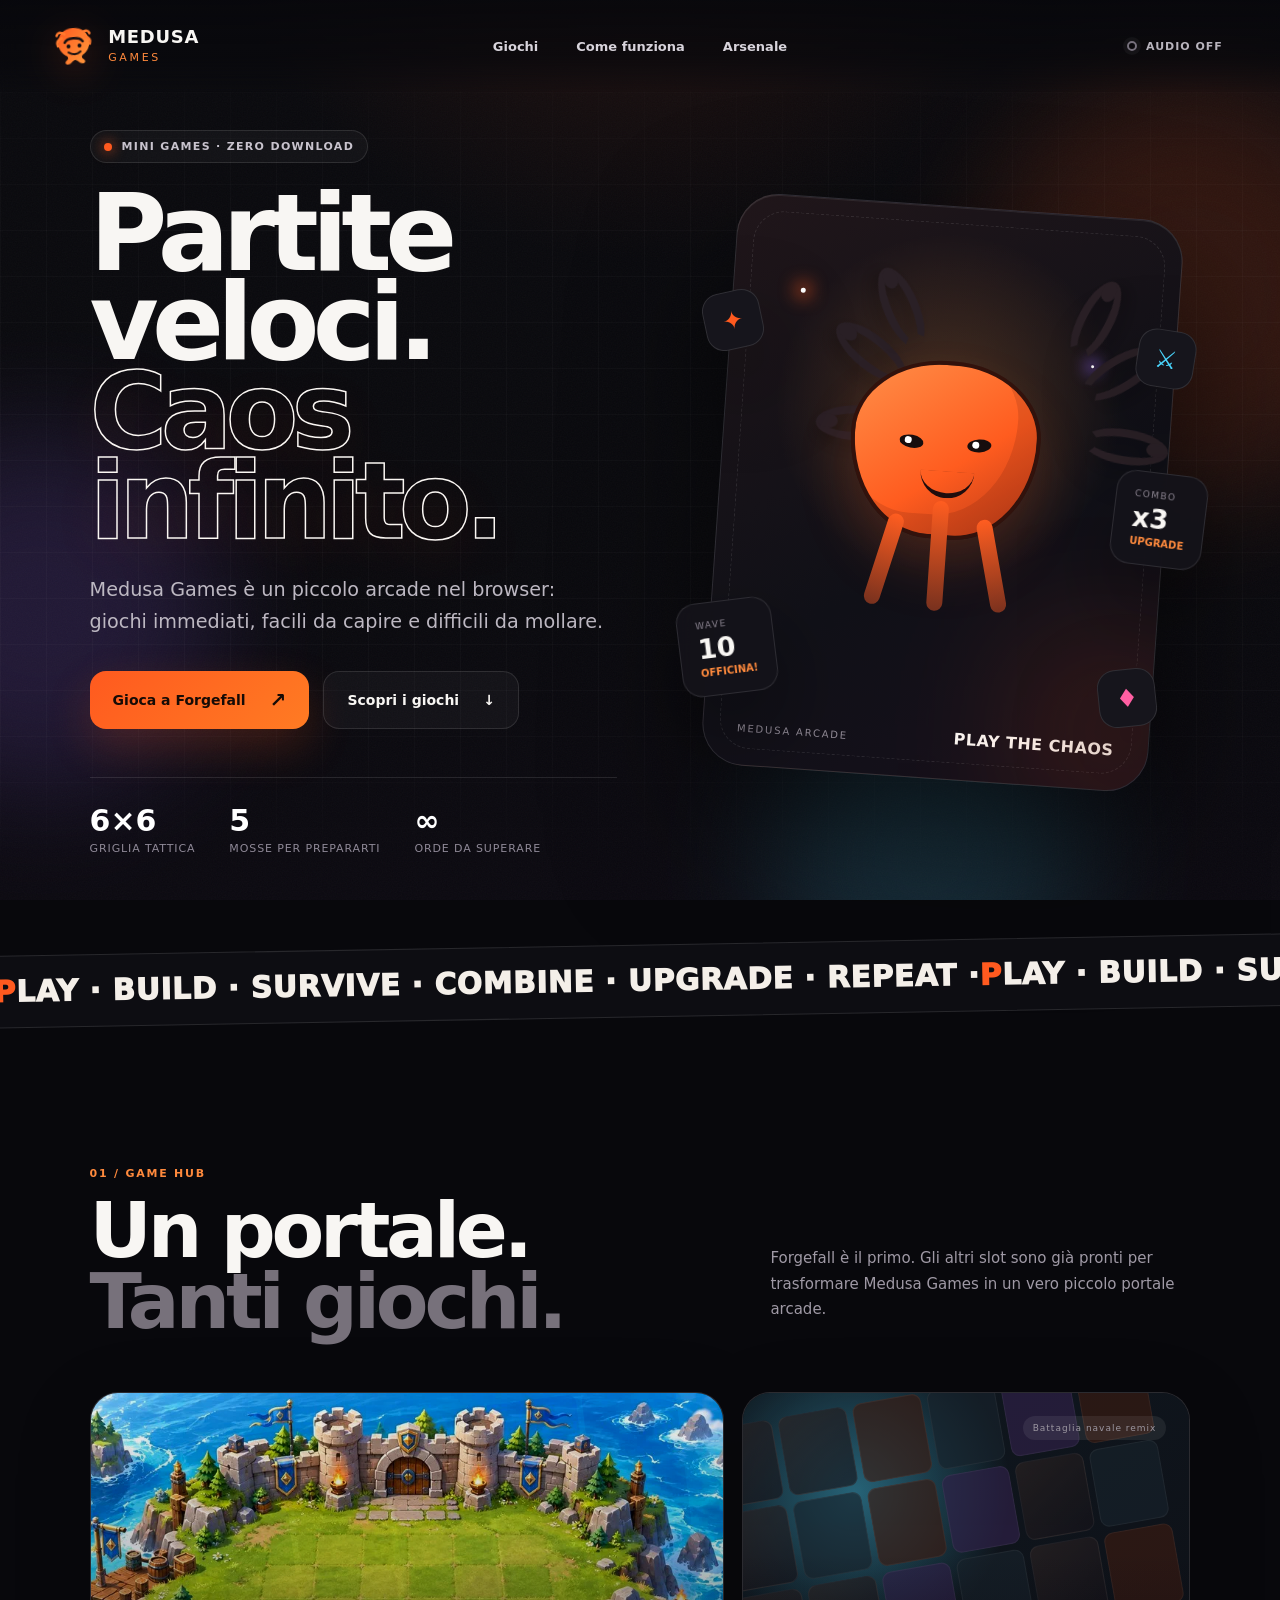
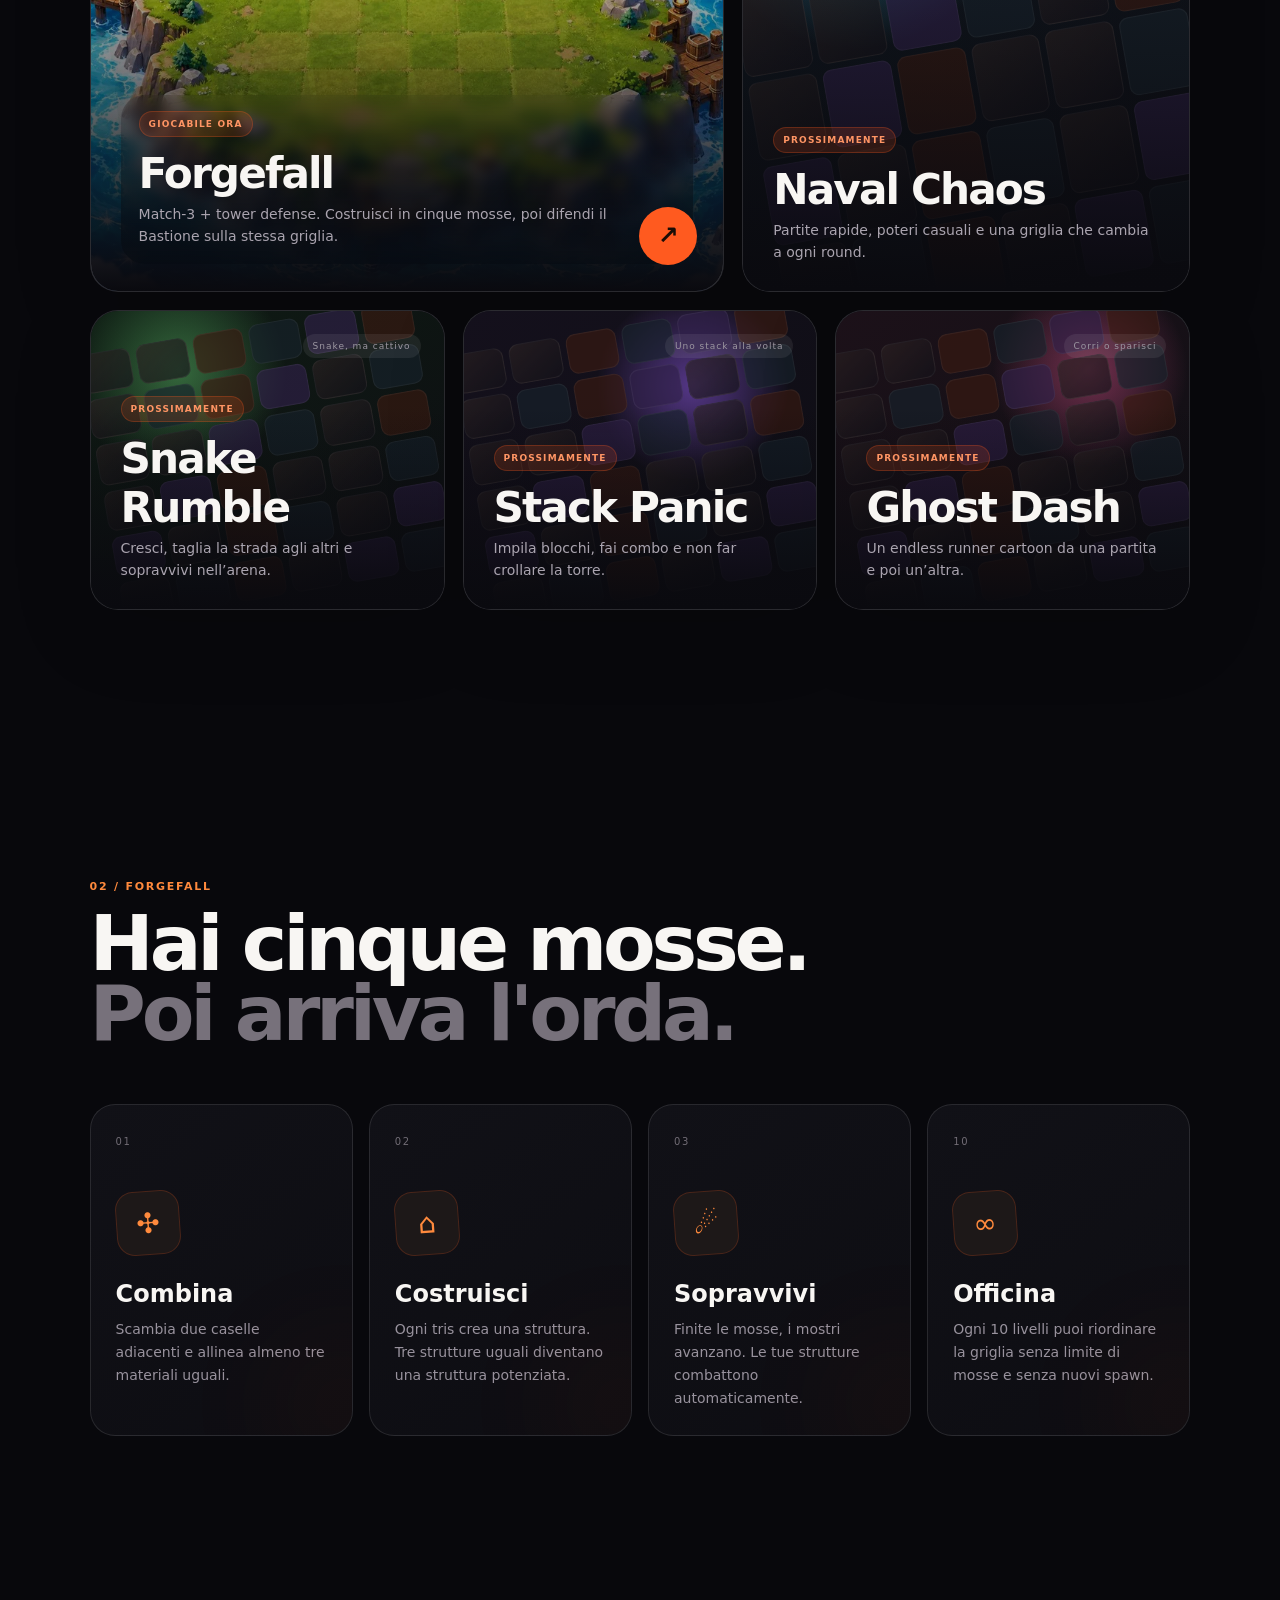
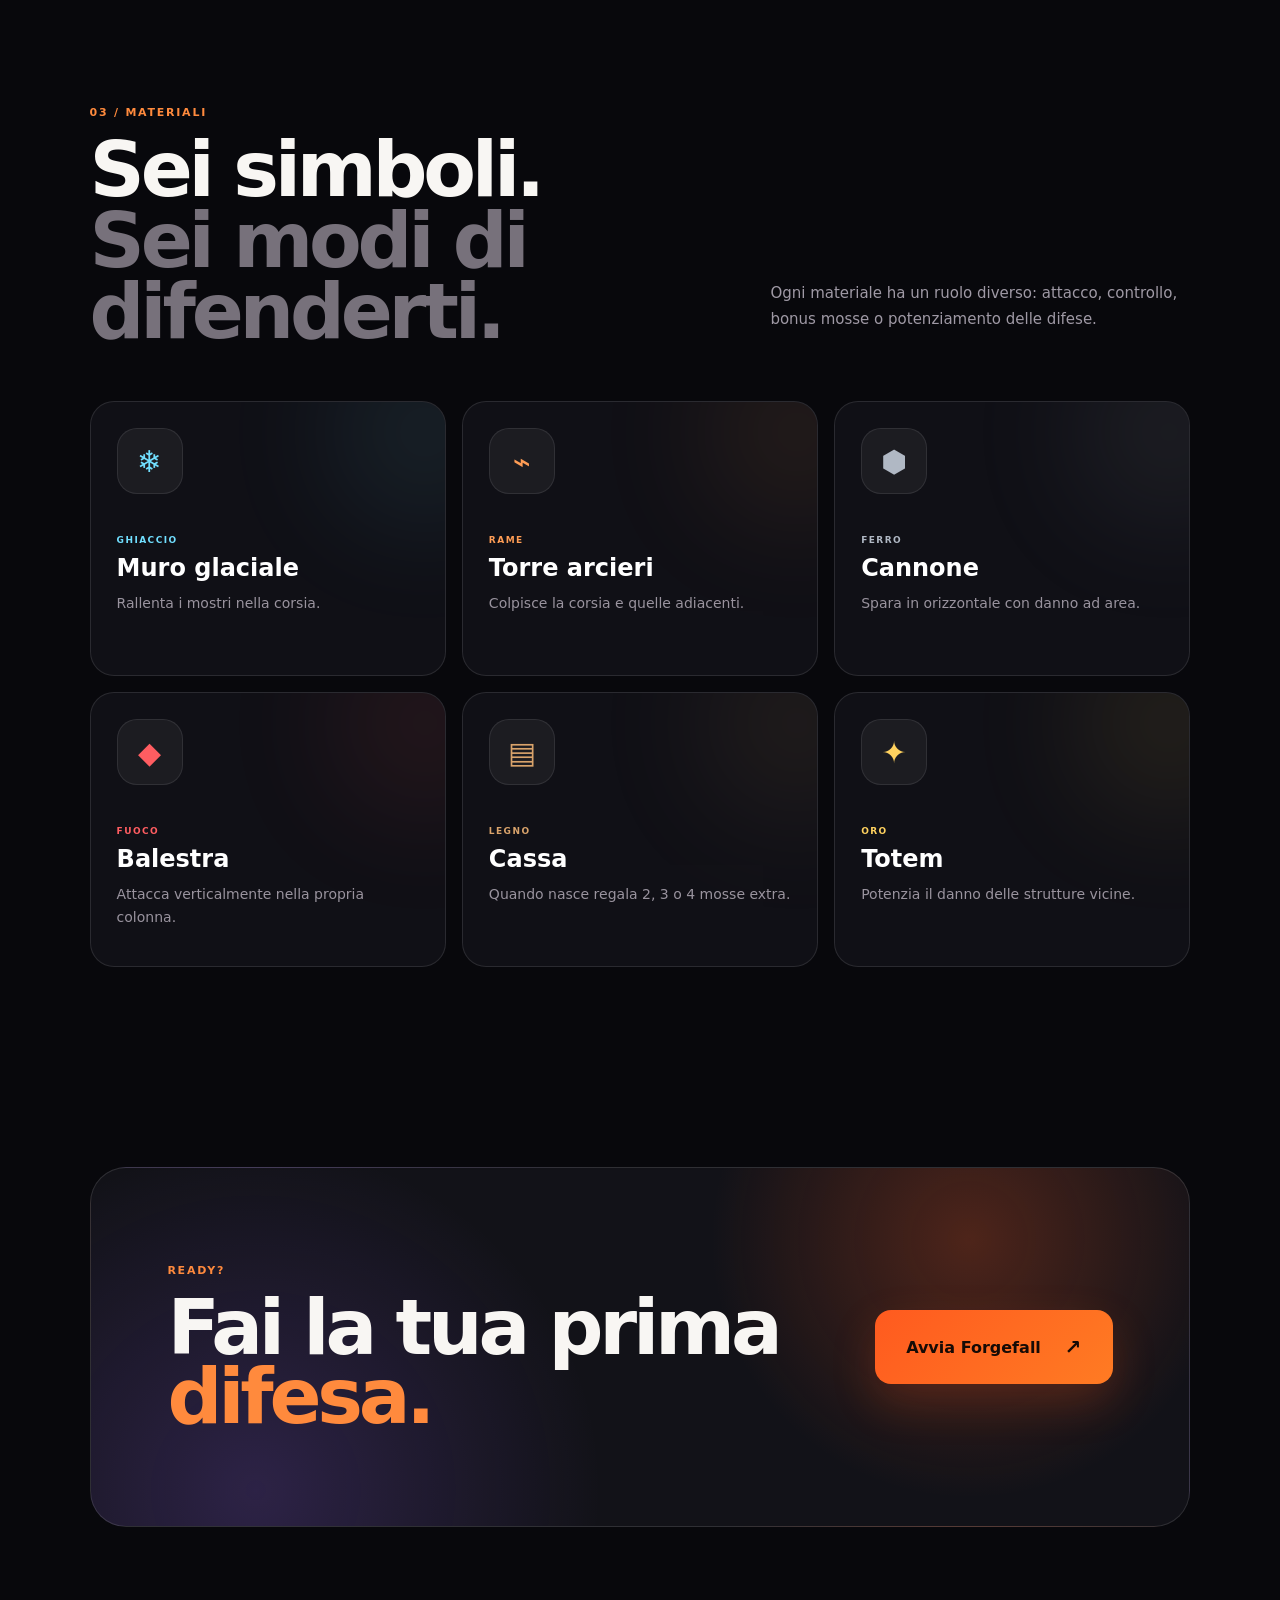
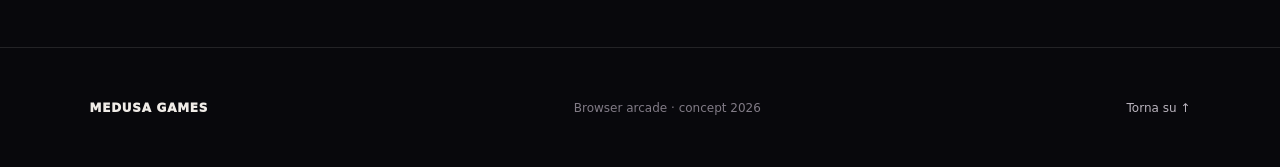
<file: index.html>
<!doctype html>
<html lang="it">
<head>
  <meta charset="utf-8">
  <meta name="viewport" content="width=device-width, initial-scale=1, viewport-fit=cover">
  <meta name="theme-color" content="#09090d">
  <meta name="description" content="Medusa Games: mini giochi browser veloci, colorati e immediati. Gioca a Forgefall, costruisci difese in 5 mosse e sopravvivi all'orda.">
  <title>Medusa Games — Play the chaos</title>
  <link rel="icon" type="image/svg+xml" href="medusa-logo.svg">
  <link rel="stylesheet" href="style.css">
  <script defer src="games.js"></script>
  <script defer src="app.js"></script>
  <script defer src="forgefall.js"></script>
</head>
<body>
  <a class="skip-link" href="#games">Vai ai giochi</a>

  <div class="ambient-bg" aria-hidden="true">
    <span class="blob blob-a"></span>
    <span class="blob blob-b"></span>
    <span class="blob blob-c"></span>
    <span class="noise"></span>
    <span class="grid-glow"></span>
  </div>

  <header class="site-header">
    <a href="#top" class="brand" aria-label="Medusa Games, torna all'inizio">
      <span class="brand-mark" aria-hidden="true">
        <svg viewBox="0 0 92 92" role="img">
          <defs>
            <linearGradient id="g" x1="0" y1="0" x2="1" y2="1">
              <stop offset="0" stop-color="#ff5a1f"/>
              <stop offset="1" stop-color="#ff9b3d"/>
            </linearGradient>
          </defs>
          <path d="M46 10c18 0 31 12 31 29 0 12-6 21-15 26-3 2-3 6 0 8 6 4 4 9-1 9-7 0-10-8-15-8s-8 8-15 8c-5 0-7-5-1-9 3-2 3-6 0-8-9-5-15-14-15-26 0-17 13-29 31-29Z" fill="url(#g)"/>
          <path d="M28 38c5-10 31-10 36 0" fill="none" stroke="#160f12" stroke-width="5" stroke-linecap="round"/>
          <circle cx="35" cy="46" r="4" fill="#160f12"/>
          <circle cx="57" cy="46" r="4" fill="#160f12"/>
          <path d="M34 58c7 6 17 6 24 0" fill="none" stroke="#160f12" stroke-width="4" stroke-linecap="round"/>
          <path d="M23 29c-9 2-12 8-9 15M69 29c9 2 12 8 9 15M29 21c-8-6-14-4-16 2M63 21c8-6 14-4 16 2" fill="none" stroke="#ff7a2e" stroke-width="5" stroke-linecap="round"/>
        </svg>
      </span>
      <span class="brand-copy"><strong>MEDUSA</strong><em>GAMES</em></span>
    </a>

    <nav aria-label="Navigazione principale">
      <a href="#games">Giochi</a>
      <a href="#how">Come funziona</a>
      <a href="#arsenal">Arsenale</a>
    </nav>

    <button class="sound-toggle" type="button" aria-pressed="false" aria-label="Attiva audio">
      <span class="sound-dot"></span><span>AUDIO OFF</span>
    </button>
  </header>

  <main id="top">
    <section class="hero section-pad">
      <div class="hero-copy reveal">
        <div class="pill"><span></span> MINI GAMES · ZERO DOWNLOAD</div>
        <h1>Partite veloci.<br><span>Caos infinito.</span></h1>
        <p class="hero-lead">Medusa Games è un piccolo arcade nel browser: giochi immediati, facili da capire e difficili da mollare.</p>
        <div class="hero-actions">
          <button class="primary-cta" data-open-game="forgefall">Gioca a Forgefall <span>↗</span></button>
          <a class="ghost-cta" href="#games">Scopri i giochi <span>↓</span></a>
        </div>
        <div class="hero-stats" aria-label="Caratteristiche">
          <div><strong>6×6</strong><span>griglia tattica</span></div>
          <div><strong>5</strong><span>mosse per prepararti</span></div>
          <div><strong>∞</strong><span>orde da superare</span></div>
        </div>
      </div>

      <div class="hero-art reveal" aria-hidden="true">
        <div class="mascot-orbit orbit-one">✦</div>
        <div class="mascot-orbit orbit-two">⚔</div>
        <div class="mascot-orbit orbit-three">♦</div>
        <div class="medusa-card">
          <div class="spark spark-a"></div>
          <div class="spark spark-b"></div>
          <div class="medusa-face">
            <span class="snake s1"></span><span class="snake s2"></span><span class="snake s3"></span>
            <span class="snake s4"></span><span class="snake s5"></span><span class="snake s6"></span>
            <div class="head">
              <span class="eye e1"></span><span class="eye e2"></span>
              <span class="smirk"></span>
            </div>
            <span class="tentacle t1"></span><span class="tentacle t2"></span><span class="tentacle t3"></span>
          </div>
          <div class="card-label"><span>MEDUSA ARCADE</span><b>PLAY THE CHAOS</b></div>
        </div>
        <div class="float-card fc-a"><small>WAVE</small><strong>10</strong><span>OFFICINA!</span></div>
        <div class="float-card fc-b"><small>COMBO</small><strong>x3</strong><span>UPGRADE</span></div>
      </div>
    </section>

    <section class="ticker" aria-hidden="true">
      <div class="ticker-track">
        <span>PLAY · BUILD · SURVIVE · COMBINE · UPGRADE · REPEAT ·</span>
        <span>PLAY · BUILD · SURVIVE · COMBINE · UPGRADE · REPEAT ·</span>
      </div>
    </section>

    <section id="games" class="games-section section-pad">
      <div class="section-head reveal">
        <div>
          <p class="kicker">01 / GAME HUB</p>
          <h2>Un portale.<br><em>Tanti giochi.</em></h2>
        </div>
        <p>Forgefall è il primo. Gli altri slot sono già pronti per trasformare Medusa Games in un vero piccolo portale arcade.</p>
      </div>
      <div id="game-grid" class="game-grid"></div>
    </section>

    <section id="how" class="how-section section-pad">
      <div class="section-head narrow reveal">
        <div>
          <p class="kicker">02 / FORGEFALL</p>
          <h2>Hai cinque mosse.<br><em>Poi arriva l'orda.</em></h2>
        </div>
      </div>
      <div class="steps-grid">
        <article class="step-card reveal"><span class="step-num">01</span><div class="step-icon">✣</div><h3>Combina</h3><p>Scambia due caselle adiacenti e allinea almeno tre materiali uguali.</p></article>
        <article class="step-card reveal"><span class="step-num">02</span><div class="step-icon">⌂</div><h3>Costruisci</h3><p>Ogni tris crea una struttura. Tre strutture uguali diventano una struttura potenziata.</p></article>
        <article class="step-card reveal"><span class="step-num">03</span><div class="step-icon">☄</div><h3>Sopravvivi</h3><p>Finite le mosse, i mostri avanzano. Le tue strutture combattono automaticamente.</p></article>
        <article class="step-card reveal"><span class="step-num">10</span><div class="step-icon">∞</div><h3>Officina</h3><p>Ogni 10 livelli puoi riordinare la griglia senza limite di mosse e senza nuovi spawn.</p></article>
      </div>
    </section>

    <section id="arsenal" class="arsenal-section section-pad">
      <div class="section-head reveal">
        <div>
          <p class="kicker">03 / MATERIALI</p>
          <h2>Sei simboli.<br><em>Sei modi di difenderti.</em></h2>
        </div>
        <p>Ogni materiale ha un ruolo diverso: attacco, controllo, bonus mosse o potenziamento delle difese.</p>
      </div>
      <div class="arsenal-grid">
        <article class="material-card ice reveal"><span class="material-icon">❄</span><small>GHIACCIO</small><h3>Muro glaciale</h3><p>Rallenta i mostri nella corsia.</p></article>
        <article class="material-card copper reveal"><span class="material-icon">⌁</span><small>RAME</small><h3>Torre arcieri</h3><p>Colpisce la corsia e quelle adiacenti.</p></article>
        <article class="material-card iron reveal"><span class="material-icon">⬢</span><small>FERRO</small><h3>Cannone</h3><p>Spara in orizzontale con danno ad area.</p></article>
        <article class="material-card fire reveal"><span class="material-icon">◆</span><small>FUOCO</small><h3>Balestra</h3><p>Attacca verticalmente nella propria colonna.</p></article>
        <article class="material-card wood reveal"><span class="material-icon">▤</span><small>LEGNO</small><h3>Cassa</h3><p>Quando nasce regala 2, 3 o 4 mosse extra.</p></article>
        <article class="material-card gold reveal"><span class="material-icon">✦</span><small>ORO</small><h3>Totem</h3><p>Potenzia il danno delle strutture vicine.</p></article>
      </div>
    </section>

    <section class="final-cta section-pad reveal">
      <div class="final-card">
        <div><p class="kicker">READY?</p><h2>Fai la tua prima<br><em>difesa.</em></h2></div>
        <button class="primary-cta giant" data-open-game="forgefall">Avvia Forgefall <span>↗</span></button>
      </div>
    </section>
  </main>

  <footer class="site-footer">
    <a href="#top" class="footer-brand">MEDUSA GAMES</a>
    <span>Browser arcade · concept 2026</span>
    <a href="#top">Torna su ↑</a>
  </footer>

  <dialog id="game-dialog" class="game-dialog" aria-labelledby="game-title">
    <div class="game-shell">
      <header class="game-topbar">
        <div class="game-branding">
          <span class="mini-medusa">M</span>
          <div><small>MEDUSA GAMES / PROTOTIPO 01</small><h2 id="game-title">FORGEFALL <span>5 mosse prima dell'orda</span></h2></div>
        </div>
        <div class="game-top-actions">
          <button id="restart-game" class="mini-button" type="button">Ricomincia</button>
          <button id="close-game" class="close-button" type="button" aria-label="Chiudi gioco">✕</button>
        </div>
      </header>

      <div class="game-hud">
        <div><span>LIVELLO</span><strong id="hud-level">1</strong></div>
        <div><span>MOSSE</span><strong id="hud-moves">5</strong></div>
        <div><span>BASE</span><strong id="hud-base">♥ ♥ ♥ ♥ ♥</strong></div>
        <div><span>PUNTI</span><strong id="hud-score">0000</strong></div>
        <div><span>RECORD</span><strong id="hud-best">1</strong></div>
      </div>

      <div class="game-layout">
        <section class="board-panel">
          <div class="panel-title"><div><small>FASE COSTRUZIONE</small><strong id="phase-label">CREA LE DIFESE</strong></div><span id="combo-label">Allinea 3 simboli</span></div>
          <div id="board" class="board" aria-label="Griglia di gioco 6 per 6"></div>
          <div class="board-actions">
            <span id="selection-help">Seleziona due caselle adiacenti per scambiarle.</span>
            <button id="finish-workshop" class="workshop-button" type="button" hidden>Termina officina →</button>
          </div>
        </section>

        <section class="battle-panel">
          <div class="panel-title"><div><small>CAMPO DI BATTAGLIA</small><strong id="wave-label">ORDA IN ATTESA</strong></div><span id="enemy-count">0 nemici</span></div>
          <div class="battle-wrap">
            <canvas id="battle-canvas" width="900" height="480" aria-label="Campo di battaglia"></canvas>
            <div id="battle-overlay" class="battle-overlay">
              <span class="overlay-icon">☄</span>
              <strong id="overlay-title">PREPARA LA GRIGLIA</strong>
              <p id="overlay-copy">Quando finiscono le mosse, l'orda parte automaticamente.</p>
            </div>
          </div>
          <div class="legend-row">
            <span><i class="lg ice"></i> rallenta</span><span><i class="lg copper"></i> arcieri</span><span><i class="lg iron"></i> cannone</span><span><i class="lg fire"></i> balestra</span><span><i class="lg gold"></i> boost</span>
          </div>
        </section>
      </div>

      <div class="game-tip"><strong>TIP:</strong> le fusioni a cascata non consumano mosse extra. Le casse di legno regalano immediatamente da 2 a 4 mosse.</div>
      <div id="game-announcement" class="sr-only" aria-live="polite"></div>
    </div>
  </dialog>
</body>
</html>
</file>
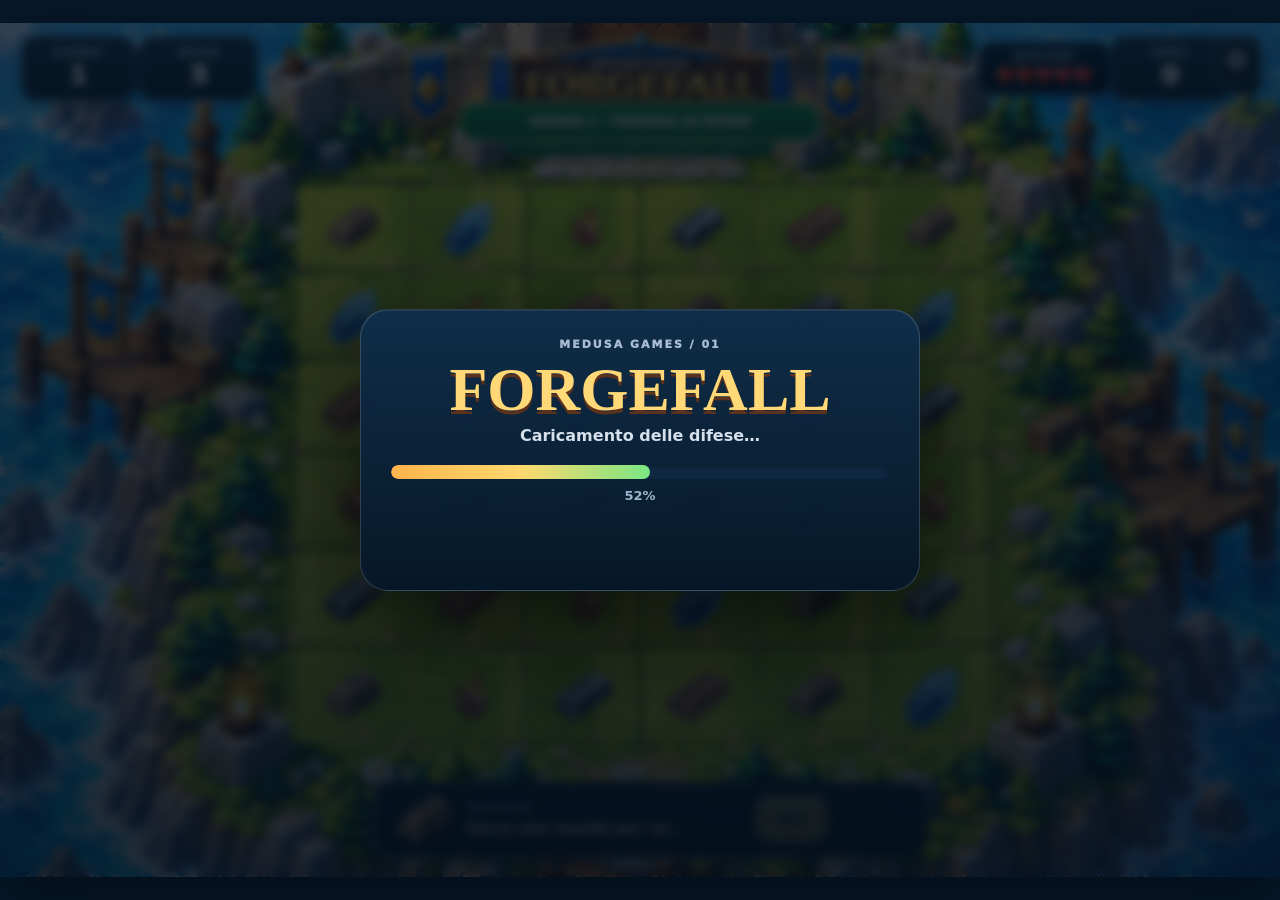
<file: giochi/forgefall/index.html>
<!doctype html>
<html lang="it">
<head>
<meta charset="utf-8">
<meta name="viewport" content="width=device-width,initial-scale=1,viewport-fit=cover,user-scalable=no">
<title>Forgefall</title>
<style>
*{box-sizing:border-box}
html,body{margin:0;width:100%;height:100%;overflow:hidden;background:#06182a;font-family:Inter,ui-sans-serif,system-ui,-apple-system,"Segoe UI",sans-serif}
body{display:grid;place-items:center;touch-action:none}
.stage{position:relative;width:min(100vw,calc(100vh * 1.5));aspect-ratio:3/2;background:#06182a url('assets/arena_bg_clean.png') center/cover no-repeat;overflow:hidden;box-shadow:0 18px 60px rgba(0,0,0,.45)}
.board{position:absolute;left:23.047%;top:18.848%;width:54.232%;height:65.820%;display:grid;grid-template-columns:139fr 138fr 138fr 138fr 141fr 139fr;grid-template-rows:106fr 106fr 112fr 114fr 118fr 118fr;gap:0;z-index:8}
.cell{position:relative;border:0;background:transparent;padding:0;margin:0;display:flex;align-items:center;justify-content:center;overflow:visible;cursor:pointer;-webkit-tap-highlight-color:transparent}
.cell::after{content:"";position:absolute;inset:4px;border-radius:11px;opacity:0;box-shadow:inset 0 0 0 3px rgba(255,222,105,.92),0 0 14px rgba(255,216,95,.45);transition:opacity .12s}
.cell.selected::after{opacity:1}
.sprite-wrap{width:100%;height:100%;display:grid;place-items:center;overflow:visible}
.sprite{display:block;object-fit:contain;filter:drop-shadow(0 4px 6px rgba(0,0,0,.28));transition:transform .22s ease}
.sprite.pop{transform:scale(1.08)}
.level{position:absolute;right:8px;top:6px;min-width:21px;height:21px;padding:0 4px;border-radius:999px;display:grid;place-items:center;background:#243845;color:#fff7d6;font-size:11px;font-weight:900;line-height:1;box-shadow:0 2px 0 rgba(0,0,0,.28)}
.hud-box{position:absolute;z-index:20;border-radius:15px;border:2px solid #2d6d99;background:linear-gradient(180deg,rgba(18,54,83,.98),rgba(9,34,56,.99));box-shadow:inset 0 1px rgba(255,255,255,.16),0 5px 12px rgba(0,0,0,.28);display:flex;flex-direction:column;justify-content:center;align-items:center;color:#fff;pointer-events:none}
.hud-box small{display:block;font-size:clamp(8px,.72vw,11px);font-weight:1000;letter-spacing:.14em;color:#bfd7ef;line-height:1}
.hud-box strong{display:block;margin-top:6px;font-size:clamp(18px,2vw,38px);line-height:1;font-weight:1000;text-shadow:0 2px 0 rgba(0,0,0,.18)}
#dayHud{left:1.65%;top:1.4%;width:8.9%;height:7.7%}
#movesHud{left:10.95%;top:1.4%;width:9.2%;height:7.7%}
#scoreHud{right:3.9%;top:1.4%;width:9.4%;height:7.7%}
.phase-live{position:absolute;left:50%;top:9.12%;transform:translateX(-50%);z-index:22;min-width:28.5%;height:4.8%;padding:0 22px;display:flex;align-items:center;justify-content:center;border-radius:999px;background:linear-gradient(180deg,rgba(20,134,66,.98),rgba(12,109,53,.99));border:2px solid rgba(255,229,139,.75);box-shadow:0 5px 12px rgba(0,0,0,.2),inset 0 1px rgba(255,255,255,.14);font-size:clamp(8px,.95vw,14px);font-weight:1000;letter-spacing:.02em;color:#fff8dc;text-shadow:0 2px 4px rgba(0,0,0,.25);white-space:nowrap;pointer-events:none}
.options-btn{position:absolute;right:1.45%;top:1.35%;z-index:24;width:3.9%;aspect-ratio:1;border-radius:14px;border:2px solid #2d6d99;background:linear-gradient(180deg,#123653,#092238);color:#eef6ff;font-size:clamp(17px,2vw,30px);display:grid;place-items:center;cursor:pointer;box-shadow:inset 0 1px rgba(255,255,255,.18),0 5px 12px rgba(0,0,0,.28)}
.dock{position:absolute;left:29.25%;top:88.95%;width:43.2%;height:8.65%;z-index:21;display:flex;align-items:center;border-radius:18px;background:linear-gradient(180deg,rgba(10,34,55,.985),rgba(6,23,40,.99));border:1px solid rgba(255,255,255,.08);box-shadow:0 8px 20px rgba(0,0,0,.22),inset 0 1px rgba(255,255,255,.04)}
.dock-icon{width:13%;height:78%;margin-left:2.5%;display:grid;place-items:center;flex:0 0 auto}
.dock-icon img{max-width:90%;max-height:90%;object-fit:contain;filter:drop-shadow(0 4px 5px rgba(0,0,0,.2))}
.dock-copy{width:42%;padding-left:1%;color:#fff;white-space:nowrap;overflow:hidden;text-overflow:ellipsis}
.dock-copy small{display:block;font-size:clamp(7px,.75vw,11px);font-weight:900;letter-spacing:.08em;color:#9eb2cb}
.dock-copy strong{display:block;margin-top:5px;font-size:clamp(11px,1.15vw,18px);color:#fff3da;overflow:hidden;text-overflow:ellipsis}
.dock-actions{margin-left:auto;display:flex;gap:1.4%;padding-right:2.2%;align-items:center;height:100%;width:31%}
.action{height:64%;border:0;border-radius:14px;font-weight:1000;font-size:clamp(10px,.95vw,16px);cursor:pointer;box-shadow:inset 0 1px rgba(255,255,255,.35),0 6px 16px rgba(0,0,0,.18)}
#openBtn{width:45%;background:linear-gradient(180deg,#59a9ff,#2d71ff);color:#fff;display:none}
#infoBtn{width:45%;background:linear-gradient(180deg,#ffd96c,#f3c747);color:#362509}
.toast{position:absolute;left:50%;bottom:13%;transform:translateX(-50%) translateY(18px);padding:10px 14px;border-radius:999px;background:rgba(6,19,31,.88);color:#fff;font-size:13px;font-weight:900;opacity:0;transition:.25s;pointer-events:none;z-index:32;white-space:nowrap}.toast.show{opacity:1;transform:translateX(-50%) translateY(0)}
.modal{position:absolute;inset:0;background:rgba(3,12,20,.52);backdrop-filter:blur(3px);display:none;place-items:center;z-index:40}.modal.show{display:grid}
.card{width:min(86%,420px);border-radius:24px;padding:20px;background:linear-gradient(180deg,#123653,#091f35);color:white;border:1px solid rgba(255,255,255,.12);box-shadow:0 20px 60px rgba(0,0,0,.4)}
.card h3{margin:0 0 10px;font-size:24px}.card p{margin:0;color:#d5e0eb;line-height:1.45}.card button{margin-top:18px;padding:11px 16px;border-radius:12px;border:0;background:#ffd66b;color:#2a1f07;font-weight:900;cursor:pointer}
.announce{position:absolute;left:50%;top:50%;transform:translate(-50%,-50%) scale(.96);z-index:35;opacity:0;pointer-events:none;transition:.22s;width:min(78%,520px);padding:22px 24px;border-radius:24px;background:linear-gradient(180deg,rgba(15,46,75,.94),rgba(6,23,40,.96));border:1px solid rgba(255,255,255,.14);text-align:center;color:#fff;box-shadow:0 30px 70px rgba(0,0,0,.45)}
.announce.show{opacity:1;transform:translate(-50%,-50%) scale(1)}
.announce small{display:block;font-size:11px;font-weight:1000;letter-spacing:.2em;color:#a8bdd3}.announce h2{margin:6px 0 4px;font-size:clamp(22px,2.8vw,36px)}.announce p{margin:0;color:#d2e0eb}
.stage.locked .board,.stage.locked .dock,.stage.locked .options-btn{pointer-events:none;filter:saturate(.82)}
.boot{position:absolute;inset:0;z-index:100;display:grid;place-items:center;background:linear-gradient(rgba(4,15,27,.76),rgba(4,15,27,.88));backdrop-filter:blur(5px);transition:opacity .45s ease,visibility .45s ease}.boot.hide{opacity:0;visibility:hidden;pointer-events:none}
.boot-card{width:min(72%,560px);padding:28px 30px;border-radius:28px;text-align:center;background:linear-gradient(180deg,rgba(15,46,75,.97),rgba(6,23,40,.985));border:1px solid rgba(255,255,255,.16);box-shadow:0 35px 100px rgba(0,0,0,.55),inset 0 1px rgba(255,255,255,.08);color:white}
.boot-card small{display:block;font-size:11px;letter-spacing:.18em;font-weight:1000;color:#a8bdd3}.boot-card h1{margin:7px 0 6px;font-family:Georgia,serif;font-size:clamp(32px,5vw,62px);line-height:1;color:#ffd978;text-shadow:0 4px 0 #5a321d}.boot-card p{margin:0 0 20px;color:#d5e0eb;font-weight:700}
.load-track{width:100%;height:14px;border-radius:999px;background:#102944;overflow:hidden;box-shadow:inset 0 2px 7px rgba(0,0,0,.28)}.load-bar{height:100%;width:0;border-radius:999px;background:linear-gradient(90deg,#ffb44a,#ffd86e,#7ae683);transition:width .18s ease}.boot-percent{display:block;margin:9px 0 16px;font-size:13px;font-weight:900;color:#9fb6cc}.start-btn{border:0;border-radius:15px;padding:13px 24px;background:linear-gradient(180deg,#ffd96c,#f3b72f);color:#362509;font-weight:1000;font-size:15px;cursor:pointer;box-shadow:inset 0 1px rgba(255,255,255,.35),0 6px 16px rgba(0,0,0,.25);opacity:0;transform:translateY(6px);pointer-events:none;transition:.25s}.start-btn.ready{opacity:1;transform:none;pointer-events:auto}
@media(max-width:700px){#dayHud{left:1.1%;width:11.3%;height:7.8%}#movesHud{left:12.8%;width:11.6%;height:7.8%}#scoreHud{right:4.3%;width:11.8%;height:7.8%}.hud-box{border-radius:11px}.phase-live{top:9.35%;height:4.5%;padding:0 10px;min-width:34%;font-size:10px}.options-btn{right:1%;width:5.8%;border-radius:10px}.dock{left:23%;width:54%;height:8.8%;top:89%}.dock-copy strong{font-size:12px}.dock-actions{width:35%}.action{border-radius:10px;font-size:11px}.boot-card{width:86%;padding:22px 20px}.boot-card h1{font-size:34px}}
</style>
</head>
<body>
<div class="stage locked" id="stage">
  <div class="board" id="board"></div>
  <div class="hud-box" id="dayHud"><small>GIORNO</small><strong id="dayLive">1</strong></div>
  <div class="hud-box" id="movesHud"><small>MOSSE</small><strong id="movesHudValue">5</strong></div>
  <div class="hud-box" id="scoreHud"><small>PUNTI</small><strong id="scoreHudValue">0</strong></div>
  <div class="phase-live" id="phaseLive">GIORNO 1 · PREPARA LE DIFESE</div>
  <button class="options-btn" id="optionsBtn" type="button" aria-label="Opzioni">⚙</button>
  <div class="boot" id="boot"><div class="boot-card"><small>MEDUSA GAMES / 01</small><h1>FORGEFALL</h1><p id="bootText">Preparazione del bastione…</p><div class="load-track"><div class="load-bar" id="loadBar"></div></div><span class="boot-percent" id="loadPercent">0%</span><button class="start-btn" id="startBtn" type="button">INIZIA PARTITA</button></div></div>
  <div class="dock" id="dockBar"><div class="dock-icon"><img id="dockImg" alt=""></div><div class="dock-copy"><small id="dockKind">SELEZIONE</small><strong id="dockName">Tocca una casella per vedere i dettagli</strong></div><div class="dock-actions"><button class="action" id="openBtn" type="button">APRI</button><button class="action" id="infoBtn" type="button">INFO</button></div></div>
  <div class="toast" id="toast"></div>
  <div class="announce" id="announce"><small id="annKicker">FORGEFALL</small><h2 id="annTitle">Pronto</h2><p id="annText">Comincia la difesa.</p></div>
  <div class="modal" id="modal"><div class="card"><h3 id="modalTitle">Elemento</h3><p id="modalText">Descrizione.</p><button id="closeModal" type="button">Chiudi</button></div></div>
  <div class="modal" id="optionsModal"><div class="card"><h3>Opzioni</h3><p>Metti in pausa o ricomincia la partita.</p><button id="continueBtn" type="button">Continua</button><button id="restartOption" type="button" style="display:block;width:100%;margin-top:10px;background:#59a9ff;color:#fff">Ricomincia partita</button></div></div>
</div>
<script>
const ASSET={
  mat_ice:'assets/opt/mat_ice.webp',mat_copper:'assets/opt/mat_copper.webp',mat_iron:'assets/opt/mat_iron.webp',mat_fire:'assets/opt/mat_fire.webp',mat_wood:'assets/opt/mat_wood.webp',
  copper_1:'assets/opt/copper_1.webp',copper_2:'assets/opt/copper_2.webp',copper_3:'assets/opt/copper_3.webp',copper_4:'assets/opt/copper_4.webp',copper_5:'assets/opt/copper_5.webp',
  iron_1:'assets/opt/iron_1.webp',iron_2:'assets/opt/iron_2.webp',iron_3:'assets/opt/iron_3.webp',iron_4:'assets/opt/iron_4.webp',iron_5:'assets/opt/iron_5.webp',
  fire_1:'assets/opt/fire_1.webp',fire_2:'assets/opt/fire_2.webp',fire_3:'assets/opt/fire_3.webp',fire_4:'assets/opt/fire_4.webp',fire_5:'assets/opt/fire_5.webp',
  wood_1:'assets/opt/wood_1.webp',wood_2:'assets/opt/wood_2.webp',wood_3:'assets/opt/wood_3.webp',wood_4:'assets/opt/wood_4.webp',wood_5:'assets/opt/wood_5.webp',
  ice_1:'assets/opt/ice_1.webp',ice_2:'assets/opt/ice_2.webp',ice_3:'assets/opt/ice_3.webp',ice_4:'assets/opt/ice_4.webp',ice_5:'assets/opt/ice_5.webp'
};
const SIZE=6;
const TYPES=['wood','ice','fire','iron','copper'];
const NAMES={wood:['Legno','Cassa del fabbro'],ice:['Cristallo di ghiaccio','Muro di ghiaccio'],fire:['Fuoco','Balestra ardente'],iron:['Ferro','Cannone d’assedio'],copper:['Rame','Torre degli arcieri']};
const SCALE={
  material:{wood:.58,ice:.64,fire:.54,iron:.55,copper:.58},
  structure:{wood:.64,ice:.72,fire:.66,iron:.68,copper:.64}
};
function initialBoard(){ return [
  {kind:'material',type:'wood'},{kind:'material',type:'ice'},{kind:'material',type:'fire'},{kind:'material',type:'iron'},{kind:'material',type:'copper'},{kind:'material',type:'wood'},
  {kind:'material',type:'ice'},{kind:'material',type:'fire'},{kind:'material',type:'copper'},{kind:'material',type:'wood'},{kind:'material',type:'iron'},{kind:'material',type:'ice'},
  {kind:'material',type:'copper'},{kind:'material',type:'wood'},{kind:'material',type:'ice'},{kind:'material',type:'fire'},{kind:'material',type:'copper'},{kind:'material',type:'iron'},
  {kind:'material',type:'fire'},{kind:'material',type:'iron'},{kind:'material',type:'wood'},{kind:'material',type:'copper'},{kind:'material',type:'ice'},{kind:'material',type:'fire'},
  {kind:'material',type:'iron'},{kind:'material',type:'copper'},{kind:'material',type:'fire'},{kind:'material',type:'ice'},{kind:'material',type:'wood'},{kind:'material',type:'iron'},
  {kind:'material',type:'wood'},{kind:'material',type:'fire'},{kind:'material',type:'iron'},{kind:'material',type:'copper'},{kind:'material',type:'wood'},{kind:'material',type:'ice'}
].map(cloneTile);} 
let board=initialBoard(),day=1,selected=-1,moves=5,score=0,busy=false,touchStart=null,gameStarted=false;
const el=id=>document.getElementById(id), boardEl=el('board');
function assetFor(t){ if(t.kind==='material') return ASSET['mat_'+t.type]; return ASSET[t.type+'_'+Math.min(t.level||1,5)]||ASSET[t.type+'_1']; }
function cloneTile(t){return JSON.parse(JSON.stringify(t));}
function idx(r,c){return r*SIZE+c} function rc(i){return [Math.floor(i/SIZE),i%SIZE]}
function adjacent(a,b){const [ra,ca]=rc(a),[rb,cb]=rc(b);return Math.abs(ra-rb)+Math.abs(ca-cb)===1}
function spriteScale(tile){return ((SCALE[tile.kind]&&SCALE[tile.kind][tile.type])||.62)*100}
function render(popIndex=-1){const frag=document.createDocumentFragment();board.forEach((t,i)=>{const b=document.createElement('button');b.className='cell '+t.kind+' type-'+t.type+(i===selected?' selected':'');b.dataset.i=i;const wrap=document.createElement('span');wrap.className='sprite-wrap';const im=document.createElement('img');im.className='sprite'+(i===popIndex?' pop':'');im.src=assetFor(t);im.alt='';im.draggable=false;const sc=spriteScale(t);im.style.width=sc+'%';im.style.height=sc+'%';wrap.append(im);b.append(wrap);if(t.kind==='structure'){const lv=document.createElement('span');lv.className='level';lv.textContent=t.level||1;b.append(lv)}frag.append(b)});boardEl.replaceChildren(frag);updateDock()}
function updateDock(){const hasSel=selected>=0&&board[selected];const openBtn=el('openBtn'),infoBtn=el('infoBtn');if(!hasSel){el('dockImg').src=ASSET.mat_wood;el('dockKind').textContent='SELEZIONE';el('dockName').textContent='Tocca una casella per vedere i dettagli';openBtn.style.display='none';infoBtn.disabled=true;infoBtn.style.opacity='.5';infoBtn.style.cursor='default';return}const t=board[selected];el('dockImg').src=assetFor(t);el('dockKind').textContent=t.kind==='structure'?`DIFESA · LIVELLO ${t.level||1}`:'MATERIALE';el('dockName').textContent=NAMES[t.type][t.kind==='structure'?1:0];infoBtn.disabled=false;infoBtn.style.opacity='1';infoBtn.style.cursor='pointer';const canOpen=t.kind==='structure'&&t.type==='wood';openBtn.style.display=canOpen?'block':'none';}
function updateHud(){el('movesHudValue').textContent=moves;el('scoreHudValue').textContent=score;el('dayLive').textContent=day;el('phaseLive').textContent=`GIORNO ${day} · PREPARA LE DIFESE`;}
let toastTimer;function toast(s){el('toast').textContent=s;el('toast').classList.add('show');clearTimeout(toastTimer);toastTimer=setTimeout(()=>el('toast').classList.remove('show'),2200)}
let annTimer;function announce(title,text,k='FORGEFALL'){el('annTitle').textContent=title;el('annText').textContent=text;el('annKicker').textContent=k;el('announce').classList.add('show');clearTimeout(annTimer);annTimer=setTimeout(()=>el('announce').classList.remove('show'),1900)}
function key(t){return t.kind==='material'?`m:${t.type}`:`s:${t.type}:${t.level||1}`}
function findMatches(){const runs=[];for(let r=0;r<SIZE;r++){let s=0;for(let c=1;c<=SIZE;c++){if(c<SIZE&&key(board[idx(r,c)])===key(board[idx(r,s)]))continue;if(c-s>=3)runs.push(Array.from({length:c-s},(_,k)=>idx(r,s+k)));s=c}}for(let c=0;c<SIZE;c++){let s=0;for(let r=1;r<=SIZE;r++){if(r<SIZE&&key(board[idx(r,c)])===key(board[idx(s,c)]))continue;if(r-s>=3)runs.push(Array.from({length:r-s},(_,k)=>idx(s+k,c)));s=r}}return runs}
function randMaterial(){return {kind:'material',type:TYPES[Math.floor(Math.random()*TYPES.length)]}}
function collapseRefill(){for(let c=0;c<SIZE;c++){const keep=[];for(let r=SIZE-1;r>=0;r--){const t=board[idx(r,c)];if(t)keep.push(t)}for(let r=SIZE-1,k=0;r>=0;r--,k++)board[idx(r,c)]=keep[k]||randMaterial()}}
function wait(ms){return new Promise(r=>setTimeout(r,ms))}
async function resolve(preferred){let guard=0;while(guard++<8){const runs=findMatches();if(!runs.length)break;await wait(140);const used=new Set();for(const run of runs){const group=run.filter(i=>!used.has(i));if(group.length<3)continue;group.forEach(i=>used.add(i));const src=cloneTile(board[group[0]]);let target=(preferred!=null&&group.includes(preferred))?preferred:group[Math.floor(group.length/2)];let next;if(src.kind==='material')next={kind:'structure',type:src.type,level:1};else next={kind:'structure',type:src.type,level:Math.min(5,(src.level||1)+1)};group.forEach(i=>board[i]=null);board[target]=next;score+=src.kind==='material'?120:220;announce(src.kind==='material'?'Grande!':'Upgrade!',src.kind==='material'?`Hai appena costruito ${NAMES[next.type][1]}`:`${NAMES[next.type][1]} livello ${next.level}`,src.kind==='material'?'NUOVA STRUTTURA':'STRUTTURA POTENZIATA');}collapseRefill();updateHud();render(preferred);await wait(180);preferred=null;}}
async function swap(a,b){if(!gameStarted||busy||!adjacent(a,b))return;busy=true;[board[a],board[b]]=[board[b],board[a]];moves=Math.max(0,moves-1);score+=10;selected=b;updateHud();render(b);await resolve(b);busy=false;if(moves===0){toast('MOSSE TERMINATE · NUOVO GIORNO');setTimeout(()=>{day+=1;moves=5;updateHud();toast(`GIORNO ${day} · +5 MOSSE`)},1400)}}
boardEl.addEventListener('click',e=>{if(!gameStarted)return;const c=e.target.closest('.cell');if(!c||busy)return;const i=+c.dataset.i;if(i===selected){selected=-1;render();return}if(selected>=0&&adjacent(selected,i)){swap(selected,i);return}selected=i;render()});
boardEl.addEventListener('pointerdown',e=>{if(!gameStarted)return;const c=e.target.closest('.cell');if(!c)return;touchStart={i:+c.dataset.i,x:e.clientX,y:e.clientY}});
boardEl.addEventListener('pointerup',e=>{if(!touchStart||busy)return;const dx=e.clientX-touchStart.x,dy=e.clientY-touchStart.y;if(Math.hypot(dx,dy)<18){touchStart=null;return}let [r,c]=rc(touchStart.i);if(Math.abs(dx)>Math.abs(dy))c+=dx>0?1:-1;else r+=dy>0?1:-1;if(r>=0&&r<SIZE&&c>=0&&c<SIZE)swap(touchStart.i,idx(r,c));touchStart=null});
el('openBtn').addEventListener('click',async()=>{const t=board[selected];if(busy||!t||t.kind!=='structure'||t.type!=='wood')return toast('Seleziona una Cassa del fabbro');busy=true;announce('Stai aprendo','Cassa del fabbro','CASSA SPECIALE');await wait(650);const bonus=2+Math.floor(Math.random()*3);moves+=bonus;score+=75;board[selected]=null;collapseRefill();selected=-1;updateHud();render();announce(`+${bonus} MOSSE`,'Ricompensa ottenuta','RICOMPENSA');busy=false});
el('infoBtn').addEventListener('click',()=>{if(selected<0||!board[selected])return;const t=board[selected];el('modalTitle').textContent=NAMES[t.type][t.kind==='structure'?1:0];el('modalText').textContent=t.kind==='material'?'Un materiale del tabellone. Unisci 3 elementi uguali per costruire la relativa difesa.':`Difesa di livello ${t.level||1}. Unisci 3 difese uguali dello stesso livello per potenziarla.`;el('modal').classList.add('show')});
el('closeModal').addEventListener('click',()=>el('modal').classList.remove('show'));el('modal').addEventListener('click',e=>{if(e.target===el('modal'))el('modal').classList.remove('show')});
function resetGame(showMessage=true){day=1;moves=5;score=0;selected=-1;busy=false;board=initialBoard();updateHud();render();if(showMessage)announce('Nuova partita','5 mosse per preparare il bastione','GIORNO 1')}
function closeOptions(){el('optionsModal').classList.remove('show')}
el('optionsBtn').addEventListener('click',()=>{if(!gameStarted)return;el('optionsModal').classList.add('show')});el('continueBtn').addEventListener('click',closeOptions);el('optionsModal').addEventListener('click',e=>{if(e.target===el('optionsModal'))closeOptions()});el('restartOption').addEventListener('click',()=>{closeOptions();resetGame(true)});
function fakeLoad(){let pct=0;const timer=setInterval(()=>{pct=Math.min(100,pct+Math.max(2,Math.floor(Math.random()*9)));el('loadBar').style.width=pct+'%';el('loadPercent').textContent=pct+'%';if(pct<38)el('bootText').textContent='Preparazione del bastione…';else if(pct<72)el('bootText').textContent='Caricamento delle difese…';else if(pct<100)el('bootText').textContent='Schieramento dei materiali…';else{clearInterval(timer);el('bootText').textContent='Bastione pronto.';el('startBtn').classList.add('ready')}},90)}
el('startBtn').addEventListener('click',()=>{gameStarted=true;resetGame(false);el('stage').classList.remove('locked');el('boot').classList.add('hide');setTimeout(()=>announce('Giorno 1','Hai 5 mosse per costruire le prime difese','BENVENUTO A FORGEFALL'),350)});
render();updateHud();fakeLoad();
</script>
</body>
</html>
</file>
<file: style.css>
:root{
  color-scheme:dark;
  --bg:#08080c;--panel:#111117;--panel2:#17171f;--text:#f8f6f3;--muted:#aaa6b0;
  --orange:#ff5a1f;--orange2:#ff8a3d;--purple:#9a67ff;--cyan:#4ad7ff;--green:#7dff8a;--pink:#ff5fa2;
  --line:rgba(255,255,255,.11);--shadow:0 35px 90px rgba(0,0,0,.42);
  font-family:Inter,ui-sans-serif,system-ui,-apple-system,BlinkMacSystemFont,"Segoe UI",sans-serif;
}
*{box-sizing:border-box}html{scroll-behavior:smooth}body{margin:0;background:var(--bg);color:var(--text);overflow-x:hidden}body.game-open{overflow:hidden}button,a{font:inherit;color:inherit}button{border:0}a{text-decoration:none}button,a{-webkit-tap-highlight-color:transparent}button:focus-visible,a:focus-visible{outline:2px solid var(--orange2);outline-offset:4px}.sr-only{position:absolute;width:1px;height:1px;padding:0;margin:-1px;overflow:hidden;clip:rect(0,0,0,0);white-space:nowrap;border:0}.skip-link{position:fixed;left:14px;top:10px;z-index:1000;background:#fff;color:#111;padding:10px 14px;border-radius:10px;transform:translateY(-160%)}.skip-link:focus{transform:none}
.ambient-bg{position:fixed;inset:0;z-index:-2;overflow:hidden;pointer-events:none;background:radial-gradient(circle at 50% -20%,#2a1410 0,transparent 35%),linear-gradient(180deg,#09090d,#09090d 60%,#0b0910)}.blob{position:absolute;border-radius:50%;filter:blur(60px);opacity:.16;animation:drift 14s ease-in-out infinite alternate}.blob-a{width:420px;height:420px;background:var(--orange);right:-120px;top:9%}.blob-b{width:360px;height:360px;background:var(--purple);left:-140px;top:48%;animation-delay:-5s}.blob-c{width:320px;height:320px;background:var(--cyan);right:15%;bottom:-120px;animation-delay:-9s}.noise{position:absolute;inset:0;opacity:.035;background-image:url("data:image/svg+xml,%3Csvg xmlns='http://www.w3.org/2000/svg' width='150' height='150' viewBox='0 0 150 150'%3E%3Cfilter id='n'%3E%3CfeTurbulence type='fractalNoise' baseFrequency='.8' numOctaves='4' stitchTiles='stitch'/%3E%3C/filter%3E%3Crect width='100%25' height='100%25' filter='url(%23n)'/%3E%3C/svg%3E")}.grid-glow{position:absolute;inset:0;background-image:linear-gradient(rgba(255,255,255,.025) 1px,transparent 1px),linear-gradient(90deg,rgba(255,255,255,.025) 1px,transparent 1px);background-size:46px 46px;mask-image:linear-gradient(180deg,transparent,#000 24%,#000 80%,transparent)}
@keyframes drift{to{transform:translate3d(40px,-25px,0) scale(1.08)}}
.site-header{height:92px;position:fixed;top:0;left:0;right:0;z-index:50;display:grid;grid-template-columns:1fr auto 1fr;align-items:center;padding:0 clamp(20px,4vw,70px);background:linear-gradient(180deg,rgba(8,8,12,.94),rgba(8,8,12,.7) 62%,transparent);backdrop-filter:blur(10px)}.brand{display:flex;align-items:center;gap:11px;width:max-content}.brand-mark{width:46px;height:46px;display:grid;place-items:center;transform:rotate(-5deg)}.brand-mark svg{width:100%;height:100%;filter:drop-shadow(0 10px 18px rgba(255,90,31,.2))}.brand-copy{display:flex;flex-direction:column;line-height:.9}.brand-copy strong{font-size:18px;letter-spacing:.04em}.brand-copy em{font-size:11px;color:var(--orange2);font-style:normal;letter-spacing:.24em;margin-top:7px}.site-header nav{display:flex;gap:32px;font-size:13px;font-weight:700;color:#d8d4dc}.site-header nav a{position:relative;padding:12px 3px}.site-header nav a:after{content:"";position:absolute;left:0;right:100%;bottom:4px;height:2px;background:var(--orange);transition:.25s}.site-header nav a:hover:after{right:0}.sound-toggle{justify-self:end;display:flex;align-items:center;gap:9px;background:transparent;color:#b8b4bd;font-size:11px;font-weight:800;letter-spacing:.09em;cursor:pointer}.sound-dot{width:10px;height:10px;border-radius:50%;border:2px solid #77717d;box-shadow:0 0 0 4px rgba(255,255,255,.04)}.sound-toggle[aria-pressed=true]{color:#fff}.sound-toggle[aria-pressed=true] .sound-dot{background:var(--orange);border-color:var(--orange2);box-shadow:0 0 14px var(--orange)}
.section-pad{padding-left:clamp(20px,7vw,120px);padding-right:clamp(20px,7vw,120px)}.hero{min-height:100svh;display:grid;grid-template-columns:minmax(0,1.03fr) minmax(420px,.97fr);align-items:center;gap:6vw;padding-top:130px;padding-bottom:70px;position:relative}.hero-copy{max-width:760px}.pill{display:inline-flex;align-items:center;gap:10px;border:1px solid var(--line);background:rgba(255,255,255,.035);padding:9px 13px;border-radius:999px;color:#c8c3cd;font-size:11px;font-weight:800;letter-spacing:.12em}.pill span{width:8px;height:8px;border-radius:50%;background:var(--orange);box-shadow:0 0 13px var(--orange)}.hero h1{font-size:clamp(64px,8.3vw,145px);letter-spacing:-.065em;line-height:.84;margin:26px 0 28px;font-weight:880}.hero h1 span{display:inline-block;color:transparent;-webkit-text-stroke:1.5px #fbf7f3;text-shadow:0 16px 50px rgba(255,90,31,.08)}.hero-lead{font-size:clamp(17px,1.5vw,22px);line-height:1.65;color:#bdb8c2;max-width:620px}.hero-actions{display:flex;gap:14px;align-items:center;margin-top:34px;flex-wrap:wrap}.primary-cta,.ghost-cta{height:58px;padding:0 23px;border-radius:16px;display:inline-flex;align-items:center;justify-content:center;gap:24px;font-weight:850;font-size:14px;cursor:pointer;transition:.25s}.primary-cta{background:linear-gradient(135deg,var(--orange),#ff7b23);color:#160b06;box-shadow:0 18px 45px rgba(255,90,31,.2)}.primary-cta:hover{transform:translateY(-3px) rotate(-1deg);box-shadow:0 24px 55px rgba(255,90,31,.3)}.primary-cta span{font-size:20px}.ghost-cta{border:1px solid var(--line);background:rgba(255,255,255,.035)}.ghost-cta:hover{background:rgba(255,255,255,.075)}.hero-stats{display:flex;gap:34px;margin-top:48px;border-top:1px solid var(--line);padding-top:25px;max-width:650px}.hero-stats div{display:flex;flex-direction:column;gap:4px}.hero-stats strong{font-size:30px;color:#fff}.hero-stats span{font-size:11px;color:#8f8997;text-transform:uppercase;letter-spacing:.08em}
.hero-art{position:relative;min-height:650px;display:grid;place-items:center}.medusa-card{position:relative;width:min(480px,90%);aspect-ratio:.78;border-radius:42px;background:radial-gradient(circle at 50% 35%,rgba(255,152,61,.22),transparent 40%),linear-gradient(150deg,#20161a,#101017 58%,#16101b);border:1px solid rgba(255,255,255,.12);box-shadow:0 60px 140px rgba(0,0,0,.52),inset 0 1px rgba(255,255,255,.08);transform:rotate(4deg);overflow:hidden}.medusa-card:before{content:"";position:absolute;inset:16px;border:1px dashed rgba(255,255,255,.1);border-radius:31px}.medusa-card:after{content:"";position:absolute;width:180px;height:180px;background:var(--orange);filter:blur(70px);opacity:.16;right:-50px;bottom:-30px}.medusa-face{position:absolute;left:50%;top:42%;transform:translate(-50%,-50%);width:280px;height:320px}.head{position:absolute;width:190px;height:178px;border-radius:48% 48% 44% 44% / 42% 42% 58% 58%;left:45px;top:74px;background:linear-gradient(145deg,#ff8f49,#ff5c1f 58%,#b83917);box-shadow:inset -20px -20px 0 rgba(74,14,12,.14),0 30px 55px rgba(255,90,31,.16);border:4px solid #32120c}.eye{position:absolute;width:24px;height:13px;border-radius:50%;background:#170d0d;top:72px}.eye:after{content:"";position:absolute;width:7px;height:7px;border-radius:50%;background:#fff;left:5px;top:2px}.e1{left:45px;transform:rotate(7deg)}.e2{right:45px;transform:rotate(-7deg)}.smirk{position:absolute;width:54px;height:27px;border-bottom:5px solid #1f0d0d;border-radius:0 0 55px 55px;left:68px;top:106px}.snake{position:absolute;width:86px;height:35px;border:8px solid #2a2026;border-color:#2a2026 transparent #2a2026 #2a2026;border-radius:50%;transform-origin:right center;filter:drop-shadow(0 8px 8px rgba(0,0,0,.25))}.snake:after{content:"";position:absolute;width:20px;height:14px;border-radius:50% 50% 45% 45%;background:#2a2026;left:-6px;top:1px}.s1{left:9px;top:78px;transform:rotate(35deg)}.s2{left:9px;top:123px;transform:rotate(-2deg)}.s3{left:20px;top:45px;transform:rotate(63deg)}.s4{right:6px;top:82px;transform:scaleX(-1) rotate(35deg)}.s5{right:3px;top:126px;transform:scaleX(-1) rotate(-5deg)}.s6{right:16px;top:45px;transform:scaleX(-1) rotate(66deg)}.tentacle{position:absolute;bottom:-4px;width:16px;height:94px;border-radius:999px;background:linear-gradient(#ff5d20,#78311e);transform-origin:top}.t1{left:90px;transform:rotate(14deg)}.t2{left:132px;height:110px}.t3{left:175px;transform:rotate(-14deg)}.card-label{position:absolute;left:34px;right:34px;bottom:31px;display:flex;align-items:end;justify-content:space-between}.card-label span{font-size:10px;color:#938c98;letter-spacing:.18em}.card-label b{font-size:16px;letter-spacing:.03em}.spark{position:absolute;border-radius:50%;background:#fff;box-shadow:0 0 18px 4px var(--orange)}.spark-a{width:5px;height:5px;left:15%;top:16%}.spark-b{width:3px;height:3px;right:18%;top:26%;box-shadow:0 0 16px 4px var(--purple)}.mascot-orbit{position:absolute;width:58px;height:58px;border-radius:18px;background:#16151c;border:1px solid var(--line);display:grid;place-items:center;font-size:25px;box-shadow:var(--shadow);z-index:2}.orbit-one{left:2%;top:19%;color:var(--orange);transform:rotate(-12deg);animation:bob 4s ease-in-out infinite}.orbit-two{right:-1%;top:25%;color:var(--cyan);transform:rotate(9deg);animation:bob 4.6s ease-in-out infinite -1s}.orbit-three{right:7%;bottom:14%;color:var(--pink);transform:rotate(-6deg);animation:bob 4.2s ease-in-out infinite -2s}.float-card{position:absolute;z-index:3;background:rgba(19,18,25,.9);border:1px solid var(--line);backdrop-filter:blur(13px);box-shadow:var(--shadow);border-radius:20px;padding:17px 18px;display:flex;flex-direction:column}.float-card small{font-size:9px;color:#8b8490;letter-spacing:.16em}.float-card strong{font-size:27px;margin:3px 0}.float-card span{font-size:10px;color:var(--orange2);font-weight:900}.fc-a{left:-3%;bottom:19%;transform:rotate(-7deg)}.fc-b{right:-3%;top:47%;transform:rotate(7deg)}@keyframes bob{50%{transform:translateY(-12px) rotate(0deg)}}
.ticker{overflow:hidden;border-top:1px solid var(--line);border-bottom:1px solid var(--line);background:#0d0d12;transform:rotate(-1deg) scale(1.01);margin:20px 0 0}.ticker-track{display:flex;width:max-content;animation:ticker 24s linear infinite}.ticker-track span{font-size:clamp(22px,2.3vw,38px);font-weight:950;letter-spacing:.02em;padding:18px 0;color:#f4efe9}.ticker-track span::first-letter{color:var(--orange)}@keyframes ticker{to{transform:translateX(-50%)}}
.games-section,.how-section,.arsenal-section{padding-top:150px;padding-bottom:120px}.section-head{display:flex;justify-content:space-between;align-items:flex-end;gap:40px;margin-bottom:54px}.section-head.narrow{justify-content:flex-start}.section-head>div{max-width:800px}.section-head>p{max-width:420px;font-size:15px;line-height:1.7;color:#9f99a5}.kicker{font-size:11px;font-weight:900;letter-spacing:.16em;color:var(--orange2);margin:0 0 16px}.section-head h2{font-size:clamp(48px,6vw,92px);line-height:.92;letter-spacing:-.055em;margin:0}.section-head h2 em{font-style:normal;color:#77717b}.game-grid{display:grid;grid-template-columns:repeat(12,1fr);gap:18px}.game-card{position:relative;min-height:360px;border:1px solid var(--line);background:#111117;border-radius:28px;overflow:hidden;box-shadow:0 20px 80px rgba(0,0,0,.15);transition:.3s}.game-card:hover{transform:translateY(-6px);border-color:rgba(255,255,255,.2)}.game-card.featured{grid-column:span 7;min-height:500px}.game-card.small{grid-column:span 5}.game-card.tiny{grid-column:span 4;min-height:300px}.game-art{position:absolute;inset:0;overflow:hidden}.game-card:before{content:"";position:absolute;inset:0;z-index:2;background:linear-gradient(180deg,transparent 32%,rgba(7,7,11,.28) 55%,#0a0a0f 100%)}.game-card .orb{position:absolute;border-radius:50%;filter:blur(2px)}.game-card .art-grid{position:absolute;inset:0;display:grid;grid-template-columns:repeat(6,1fr);grid-template-rows:repeat(6,1fr);gap:5px;padding:34px;transform:rotate(-10deg) scale(1.18);opacity:.65}.game-card .art-grid i{border-radius:8px;background:linear-gradient(145deg,#2c2323,#15131a);border:1px solid rgba(255,255,255,.07)}.game-card .art-grid i:nth-child(3n){background:#3a1b12}.game-card .art-grid i:nth-child(4n){background:#18222b}.game-card .art-grid i:nth-child(5n){background:#302149}.game-card-copy{position:absolute;left:30px;right:30px;bottom:27px;z-index:3}.game-card-copy .tag{display:inline-flex;padding:7px 9px;border-radius:999px;background:rgba(255,90,31,.15);border:1px solid rgba(255,90,31,.25);font-size:9px;font-weight:900;letter-spacing:.13em;color:#ff9564}.game-card-copy h3{font-size:clamp(30px,3.3vw,55px);margin:12px 0 6px;letter-spacing:-.045em}.game-card-copy p{margin:0;color:#aaa4af;font-size:14px;max-width:480px;line-height:1.55}.game-play{position:absolute;right:26px;bottom:26px;z-index:4;width:58px;height:58px;border-radius:50%;background:var(--orange);color:#1b0d06;display:grid;place-items:center;font-size:25px;font-weight:900;cursor:pointer;transition:.25s}.game-play:hover{transform:rotate(-8deg) scale(1.08)}.coming-badge{position:absolute;top:23px;right:23px;z-index:4;padding:7px 10px;border-radius:999px;background:rgba(255,255,255,.07);font-size:9px;letter-spacing:.11em;color:#9b96a0}.art-featured{background:radial-gradient(circle at 22% 18%,rgba(255,105,41,.55),transparent 31%),radial-gradient(circle at 86% 22%,rgba(151,99,255,.32),transparent 33%),linear-gradient(145deg,#1a1110,#101017 58%,#12111a)}.art-purple{background:radial-gradient(circle at 65% 25%,rgba(157,97,255,.48),transparent 30%),linear-gradient(145deg,#14101c,#0f0f15)}.art-cyan{background:radial-gradient(circle at 25% 20%,rgba(74,215,255,.4),transparent 30%),linear-gradient(145deg,#0f1820,#0e0e14)}.art-pink{background:radial-gradient(circle at 72% 20%,rgba(255,95,162,.4),transparent 28%),linear-gradient(145deg,#1c1119,#0f0f14)}.art-green{background:radial-gradient(circle at 25% 20%,rgba(125,255,138,.35),transparent 30%),linear-gradient(145deg,#0e1b13,#0f0f14)}
.steps-grid{display:grid;grid-template-columns:repeat(4,1fr);gap:16px}.step-card{min-height:300px;border:1px solid var(--line);border-radius:25px;background:linear-gradient(145deg,#111117,#0d0d12);padding:25px;position:relative;overflow:hidden}.step-card:after{content:"";position:absolute;width:120px;height:120px;border-radius:50%;background:var(--orange);filter:blur(65px);opacity:.08;right:-50px;bottom:-30px}.step-num{font-size:10px;color:#716c75;letter-spacing:.16em}.step-icon{width:64px;height:64px;border-radius:18px;background:#1d1818;border:1px solid rgba(255,90,31,.2);display:grid;place-items:center;font-size:28px;color:var(--orange2);margin:42px 0 25px;transform:rotate(-4deg)}.step-card h3{font-size:24px;margin:0 0 10px}.step-card p{margin:0;font-size:14px;line-height:1.65;color:#98929d}.arsenal-grid{display:grid;grid-template-columns:repeat(3,1fr);gap:16px}.material-card{min-height:275px;border:1px solid var(--line);border-radius:24px;padding:26px;background:#101016;position:relative;overflow:hidden}.material-card:after{content:"";position:absolute;width:160px;height:160px;border-radius:50%;filter:blur(70px);opacity:.13;right:-60px;top:-50px;background:currentColor}.material-icon{width:66px;height:66px;border-radius:20px;display:grid;place-items:center;font-size:30px;background:rgba(255,255,255,.05);border:1px solid rgba(255,255,255,.09);margin-bottom:34px}.material-card small{font-size:9px;font-weight:900;letter-spacing:.16em;color:currentColor}.material-card h3{font-size:24px;margin:7px 0 10px;color:#fff}.material-card p{margin:0;color:#99939e;font-size:14px;line-height:1.6}.material-card.ice{color:#71dfff}.material-card.copper{color:#ff9d55}.material-card.iron{color:#b0b8c4}.material-card.fire{color:#ff5d61}.material-card.wood{color:#d9a36b}.material-card.gold{color:#ffd25f}
.final-cta{padding-top:80px;padding-bottom:120px}.final-card{border-radius:36px;border:1px solid rgba(255,255,255,.12);padding:clamp(34px,6vw,80px);min-height:360px;background:radial-gradient(circle at 80% 20%,rgba(255,90,31,.25),transparent 28%),radial-gradient(circle at 15% 90%,rgba(151,99,255,.2),transparent 35%),#121218;display:flex;align-items:center;justify-content:space-between;gap:40px;overflow:hidden;position:relative}.final-card h2{font-size:clamp(48px,6vw,92px);line-height:.9;letter-spacing:-.055em;margin:0}.final-card h2 em{font-style:normal;color:var(--orange2)}.giant{height:74px;padding:0 31px;font-size:16px;min-width:230px}.site-footer{min-height:120px;border-top:1px solid var(--line);display:flex;align-items:center;justify-content:space-between;gap:30px;padding:0 clamp(20px,7vw,120px);color:#817b86;font-size:12px}.footer-brand{font-weight:950;color:#f0ece8;letter-spacing:.06em}.site-footer a:last-child{color:#b9b3bd}
.reveal{opacity:0;transform:translateY(26px);transition:opacity .75s ease,transform .75s ease}.reveal.is-visible{opacity:1;transform:none}
/* GAME */
.game-dialog{border:0;padding:0;background:transparent;width:100vw;height:100vh;max-width:none;max-height:none;margin:0;color:var(--text)}.game-dialog::backdrop{background:rgba(4,4,7,.86);backdrop-filter:blur(12px)}.game-shell{width:100%;min-height:100%;background:radial-gradient(circle at 50% -30%,rgba(255,90,31,.14),transparent 35%),#09090d;padding:18px clamp(14px,2.5vw,38px) 22px;display:flex;flex-direction:column}.game-topbar{display:flex;justify-content:space-between;align-items:center;gap:20px;padding-bottom:14px}.game-branding{display:flex;align-items:center;gap:12px}.mini-medusa{width:44px;height:44px;border-radius:14px;background:var(--orange);display:grid;place-items:center;color:#1a0b04;font-weight:950;transform:rotate(-6deg)}.game-branding small{font-size:8px;color:#8f8994;letter-spacing:.15em}.game-branding h2{font-size:23px;margin:3px 0 0;letter-spacing:.02em}.game-branding h2 span{font-size:11px;color:#85808a;font-weight:600;margin-left:8px}.game-top-actions{display:flex;gap:8px}.mini-button,.close-button{height:42px;border-radius:12px;border:1px solid var(--line);background:#15151b;color:#dcd7df;cursor:pointer}.mini-button{padding:0 14px;font-size:11px;font-weight:850}.close-button{width:42px;font-size:17px}.game-hud{display:grid;grid-template-columns:repeat(5,1fr);border:1px solid var(--line);border-radius:16px;overflow:hidden;background:#111117;margin-bottom:14px}.game-hud>div{padding:11px 16px;border-right:1px solid var(--line);display:flex;align-items:center;justify-content:space-between;gap:10px}.game-hud>div:last-child{border-right:0}.game-hud span{font-size:9px;color:#7e7883;letter-spacing:.13em;font-weight:900}.game-hud strong{font-size:18px}.game-layout{display:grid;grid-template-columns:minmax(460px,.85fr) minmax(520px,1.15fr);gap:14px;flex:1;min-height:0}.board-panel,.battle-panel{border:1px solid var(--line);border-radius:20px;background:#101016;padding:14px;min-height:0}.panel-title{display:flex;align-items:center;justify-content:space-between;gap:20px;padding:0 2px 12px}.panel-title div{display:flex;flex-direction:column}.panel-title small{font-size:8px;color:#726c76;letter-spacing:.15em}.panel-title strong{font-size:14px;margin-top:3px}.panel-title>span{font-size:10px;color:#8f8994}.board{display:grid;grid-template-columns:repeat(6,1fr);gap:7px;aspect-ratio:1;max-height:calc(100vh - 260px);margin:auto}.tile{position:relative;border-radius:14px;border:1px solid rgba(255,255,255,.09);background:#191920;display:flex;align-items:center;justify-content:center;cursor:pointer;overflow:hidden;user-select:none;transition:transform .14s,border-color .14s,background .14s}.tile:hover{transform:translateY(-2px);border-color:rgba(255,255,255,.18)}.tile.selected{outline:2px solid var(--orange);outline-offset:2px;transform:scale(.96)}.tile.merging{animation:mergePulse .38s ease}.tile.empty{background:#0c0c11;border-style:dashed;cursor:default}.tile-symbol{font-size:clamp(25px,3vw,43px);filter:drop-shadow(0 8px 10px rgba(0,0,0,.25));position:relative;z-index:2}.tile-label{position:absolute;left:7px;bottom:6px;font-size:7px;font-weight:900;letter-spacing:.06em;color:rgba(255,255,255,.58)}.tile-level{position:absolute;right:6px;top:6px;min-width:21px;height:21px;border-radius:999px;background:#09090d;border:1px solid rgba(255,255,255,.12);display:grid;place-items:center;font-size:8px;font-weight:950;color:#fff;z-index:3}.tile.material.ice{background:linear-gradient(145deg,#13252c,#111a1f);color:#6be4ff}.tile.material.copper{background:linear-gradient(145deg,#2b1b14,#1a1413);color:#ff995a}.tile.material.iron{background:linear-gradient(145deg,#252932,#17181d);color:#c4cbd6}.tile.material.fire{background:linear-gradient(145deg,#30151a,#1b1114);color:#ff6265}.tile.material.wood{background:linear-gradient(145deg,#2a2018,#1a1512);color:#dda56d}.tile.material.gold{background:linear-gradient(145deg,#2d2714,#1d1910);color:#ffd25d}.tile.structure{background:linear-gradient(145deg,#231818,#111117);box-shadow:inset 0 0 28px rgba(255,90,31,.06)}.tile.structure.ice{color:#6be4ff}.tile.structure.copper{color:#ff995a}.tile.structure.iron{color:#d0d7df}.tile.structure.fire{color:#ff6265}.tile.structure.wood{color:#dda56d}.tile.structure.gold{color:#ffd25d}.tile.structure:after{content:"";position:absolute;inset:8px;border:1px solid currentColor;opacity:.14;border-radius:10px}.board-actions{min-height:38px;display:flex;align-items:center;justify-content:space-between;gap:16px;margin-top:9px;color:#827c87;font-size:10px}.workshop-button{height:36px;padding:0 13px;border-radius:10px;background:var(--purple);color:#100a19;font-size:10px;font-weight:950;cursor:pointer}.battle-panel{display:flex;flex-direction:column}.battle-wrap{position:relative;flex:1;min-height:360px;border-radius:15px;overflow:hidden;background:linear-gradient(180deg,#15151c,#0b0b10);border:1px solid rgba(255,255,255,.07)}#battle-canvas{width:100%;height:100%;display:block}.battle-overlay{position:absolute;inset:0;display:flex;flex-direction:column;align-items:center;justify-content:center;text-align:center;background:radial-gradient(circle at center,rgba(17,17,23,.4),rgba(10,10,14,.76));pointer-events:none;transition:.25s}.battle-overlay.hidden{opacity:0}.overlay-icon{font-size:38px;color:var(--orange2);margin-bottom:12px}.battle-overlay strong{font-size:16px;letter-spacing:.06em}.battle-overlay p{max-width:350px;color:#8f8994;font-size:11px;line-height:1.55;margin:8px 0 0}.legend-row{display:flex;gap:14px;flex-wrap:wrap;font-size:9px;color:#77717c;margin-top:9px}.legend-row span{display:flex;align-items:center;gap:5px}.lg{width:8px;height:8px;border-radius:50%;display:inline-block}.lg.ice{background:#65dfff}.lg.copper{background:#ff995a}.lg.iron{background:#b9c1cb}.lg.fire{background:#ff6265}.lg.gold{background:#ffd25d}.game-tip{margin-top:10px;border:1px solid var(--line);border-radius:13px;background:#111117;padding:10px 13px;font-size:10px;color:#8c8691}.game-tip strong{color:var(--orange2)}@keyframes mergePulse{50%{transform:scale(.82);filter:brightness(1.7)}}
.toast{position:fixed;left:50%;top:105px;transform:translate(-50%,-12px);z-index:1000;background:#17171e;border:1px solid var(--line);border-radius:14px;padding:11px 16px;box-shadow:0 20px 60px rgba(0,0,0,.4);font-size:12px;font-weight:800;opacity:0;pointer-events:none;transition:.25s}.toast.show{opacity:1;transform:translate(-50%,0)}
@media (max-width:1100px){.hero{grid-template-columns:1fr;min-height:auto;padding-top:150px}.hero-art{min-height:620px}.site-header{grid-template-columns:1fr auto}.site-header nav{display:none}.game-card.featured,.game-card.small{grid-column:span 12}.game-card.tiny{grid-column:span 6}.steps-grid{grid-template-columns:repeat(2,1fr)}.game-layout{grid-template-columns:1fr;overflow:auto}.board{max-height:none;max-width:560px}.battle-wrap{height:430px;flex:none}.game-shell{overflow:auto}.game-hud{position:sticky;top:0;z-index:8}}
@media (max-width:720px){.site-header{height:78px;padding:0 16px}.brand-mark{width:40px;height:40px}.brand-copy strong{font-size:15px}.sound-toggle span:last-child{display:none}.hero{padding-top:116px}.hero h1{font-size:clamp(58px,19vw,95px)}.hero-art{min-height:510px;margin-top:-20px}.medusa-card{width:min(390px,88%);border-radius:32px}.mascot-orbit{width:48px;height:48px;border-radius:15px}.fc-a{left:0}.fc-b{right:0}.hero-stats{gap:18px;justify-content:space-between}.hero-stats strong{font-size:24px}.hero-stats span{font-size:9px}.section-head{display:block}.section-head>p{margin-top:22px}.games-section,.how-section,.arsenal-section{padding-top:110px;padding-bottom:80px}.game-card.tiny{grid-column:span 12}.steps-grid,.arsenal-grid{grid-template-columns:1fr}.final-card{display:block}.giant{margin-top:30px}.site-footer{flex-direction:column;justify-content:center;padding-top:30px;padding-bottom:30px}.game-branding h2 span{display:none}.game-hud{grid-template-columns:repeat(2,1fr)}.game-hud>div{border-bottom:1px solid var(--line)}.game-hud>div:nth-child(5){grid-column:span 2}.game-layout{display:block}.board-panel,.battle-panel{margin-bottom:12px}.board{gap:5px}.tile{border-radius:10px}.tile-symbol{font-size:29px}.battle-wrap{height:330px}.legend-row{gap:8px}.game-tip{margin-bottom:15px}}
@media (prefers-reduced-motion:reduce){html{scroll-behavior:auto}.blob,.ticker-track,.mascot-orbit{animation:none}.reveal{opacity:1;transform:none;transition:none}.primary-cta:hover,.game-card:hover,.tile:hover{transform:none}}


/* v8 Forgefall preview art */
.art-featured{background-image:linear-gradient(180deg,rgba(8,14,22,.06),rgba(8,14,22,.55)),url("./giochi/forgefall/assets/arena_bg_card.webp");background-size:cover;background-position:center;filter:saturate(1.05) contrast(1.02)}
.game-card.featured .art-grid{opacity:.18;transform:rotate(-7deg) scale(1.05);mix-blend-mode:soft-light}
.game-card.featured .game-card-copy{padding:16px 18px;border-radius:24px;background:linear-gradient(180deg,rgba(7,12,19,.06),rgba(7,12,19,.72));backdrop-filter:blur(6px)}

/* v9 Forgefall featured preview */
</file>
